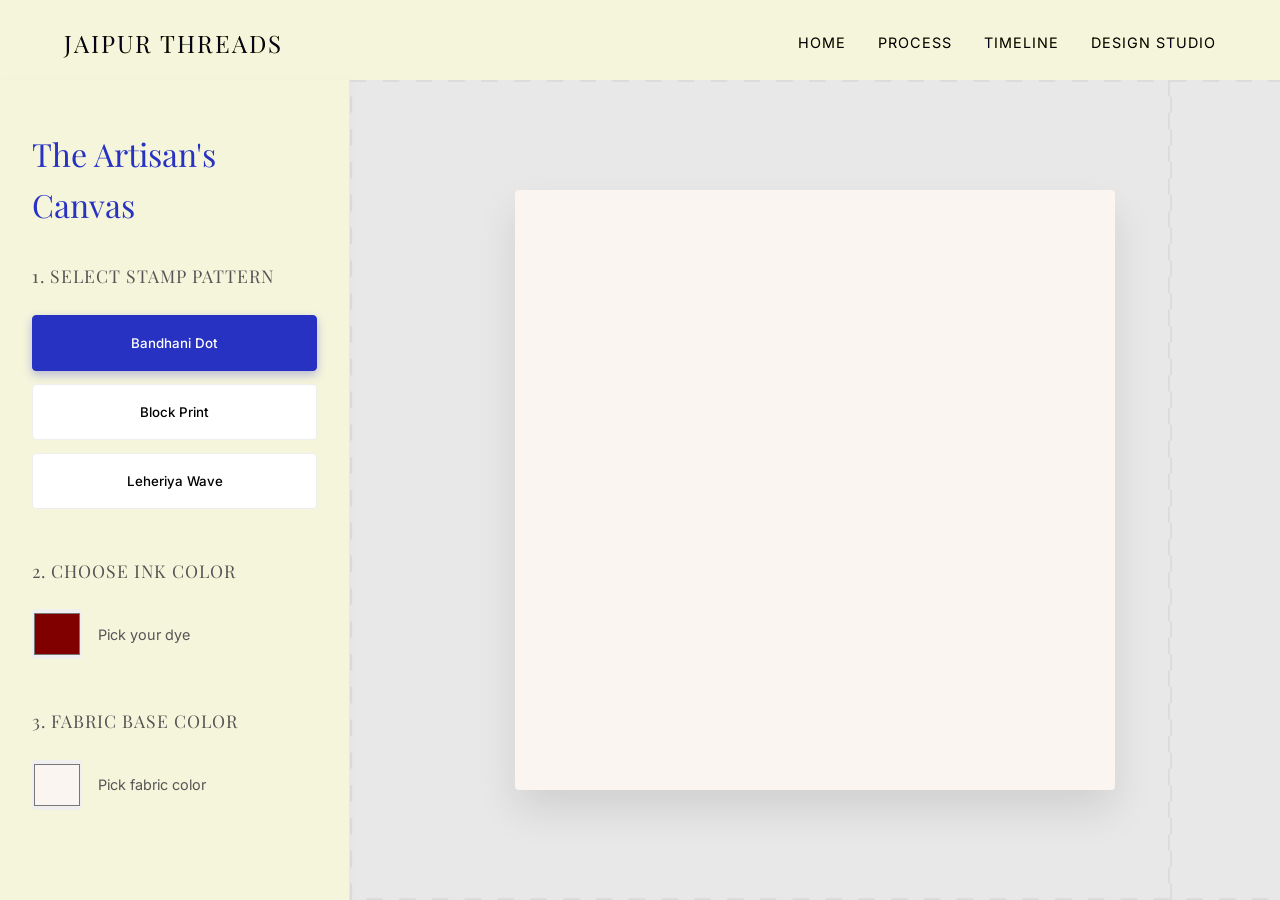
<file: design.html>
<!DOCTYPE html>
<html lang="en">

<head>
    <meta charset="UTF-8">
    <meta name="viewport" content="width=device-width, initial-scale=1.0">
    <title>Design Studio | Jaipur Textile Heritage</title>

    <link
        href="https://fonts.googleapis.com/css2?family=Inter:wght@300;400;500&family=Playfair+Display:ital,wght@0,400;0,600;1,400&display=swap"
        rel="stylesheet">
    <link rel="stylesheet" href="css/styles.css">
    <style>
        body {
            overflow: hidden;
            background: var(--color-beige);
        }

        nav {
            background: rgba(0, 0, 0, 0.8);
            padding: 1.5rem 4rem;
            pointer-events: auto;
        }
    </style>
</head>

<body>

    <nav>
        <div class="logo">JAIPUR THREADS</div>
        <ul>
            <li><a href="index.html">Home</a></li>
            <li><a href="process.html">Process</a></li>
            <li><a href="timeline.html">Timeline</a></li>
            <li><a href="design.html">Design Studio</a></li>
        </ul>
    </nav>

    <div class="design-workspace">

        <aside class="design-sidebar">
            <h2
                style="font-family: var(--font-secondary); margin-bottom: 2rem; color: var(--color-indigo); font-size: 2rem;">
                The Artisan's Canvas</h2>

            <div class="design-group">
                <h3>1. Select Stamp Pattern</h3>
                <div class="options-grid" style="grid-template-columns: 1fr; gap: 0.8rem;">
                    <button class="option-btn active" data-pattern="bandhani">Bandhani Dot</button>
                    <button class="option-btn" data-pattern="block">Block Print</button>
                    <button class="option-btn" data-pattern="leheriya">Leheriya Wave</button>
                </div>
            </div>

            <div class="design-group">
                <h3>2. Choose Ink Color</h3>
                <div style="margin-top: 1rem; display: flex; align-items: center; gap: 1rem;">
                    <input type="color" id="inkColor" value="#800000"
                        style="width: 50px; height: 50px; border: none; cursor: pointer; border-radius: 4px; padding: 0;">
                    <span style="font-size: 0.9rem; color: #555;">Pick your dye</span>
                </div>
            </div>

            <div class="design-group">
                <h3>3. Fabric Base Color</h3>
                <div style="margin-top: 1rem; display: flex; align-items: center; gap: 1rem;">
                    <input type="color" id="bgColor" value="#FAF5F0" style="width: 50px; height: 50px; border: none; cursor: pointer; border-radius: 4px; padding: 0;">
                    <span style="font-size: 0.9rem; color: #555;">Pick fabric color</span>
                </div>
            </div>

            <div class="design-group" style="margin-top: 3rem;">
                <button class="btn" id="clearBtn"
                    style="width: 100%; border-color: var(--color-theme-red); color: var(--color-theme-red); padding: 1rem; cursor: pointer; background: transparent; font-weight: 500;">Clear
                    Fabric</button>
            </div>

            <p style="font-size: 0.85rem; color: #777; margin-top: 2rem; font-style: italic; line-height: 1.5;">
                Hint: Click anywhere on the fabric canvas on the right to stamp your pattern. Try layering different
                stamps and colors!
            </p>
        </aside>

        <main class="design-main">
            <canvas id="fabricCanvas" width="600" height="600"
                style="background-color: #FAF5F0; box-shadow: 0 20px 40px rgba(0,0,0,0.1); border-radius: 4px; cursor: crosshair;"></canvas>
        </main>

    </div>

    <script>
        const canvas = document.getElementById('fabricCanvas');
        const ctx = canvas.getContext('2d');
        const patternBtns = document.querySelectorAll('.option-btn');
        const inkColorInput = document.getElementById('inkColor');
        const bgColorInput = document.getElementById('bgColor');
        const clearBtn = document.getElementById('clearBtn');

        let currentPattern = 'bandhani';

        bgColorInput.addEventListener('input', (e) => {
            canvas.style.backgroundColor = e.target.value;

        });

        patternBtns.forEach(btn => {
            btn.addEventListener('click', () => {
                document.querySelector('.option-btn.active').classList.remove('active');
                btn.classList.add('active');
                currentPattern = btn.getAttribute('data-pattern');
            });
        });

        clearBtn.addEventListener('click', () => {
            ctx.clearRect(0, 0, canvas.width, canvas.height);
        });

        function drawBandhani(x, y, color) {
            ctx.fillStyle = color;
            ctx.beginPath();
            ctx.arc(x, y, 10, 0, Math.PI * 2);
            ctx.fill();

            ctx.fillStyle = bgColorInput.value;
            ctx.beginPath();
            ctx.arc(x, y, 3, 0, Math.PI * 2);
            ctx.fill();
        }

        function drawBlock(x, y, color) {
            ctx.save();
            ctx.translate(x, y);
            ctx.fillStyle = color;

            ctx.fillRect(-15, -15, 30, 30);

            ctx.fillStyle = bgColorInput.value;
            ctx.beginPath();
            ctx.moveTo(0, -8);
            ctx.lineTo(8, 0);
            ctx.lineTo(0, 8);
            ctx.lineTo(-8, 0);
            ctx.closePath();
            ctx.fill();

            ctx.fillStyle = color;
            ctx.fillRect(-22, -22, 10, 10);
            ctx.fillRect(12, -22, 10, 10);
            ctx.fillRect(-22, 12, 10, 10);
            ctx.fillRect(12, 12, 10, 10);

            ctx.restore();
        }

        function drawLeheriya(x, y, color) {
            ctx.strokeStyle = color;
            ctx.lineWidth = 6;
            ctx.lineCap = 'round';
            ctx.beginPath();

            ctx.moveTo(x - 25, y + 25);
            ctx.bezierCurveTo(x - 10, y + 10, x - 20, y - 10, x + 25, y - 25);
            ctx.stroke();

            ctx.beginPath();
            ctx.moveTo(x - 10, y + 40);
            ctx.bezierCurveTo(x + 5, y + 25, x - 5, y + 5, x + 40, y - 10);
            ctx.stroke();
        }

        canvas.addEventListener('click', (e) => {
            const rect = canvas.getBoundingClientRect();

            const x = (e.clientX - rect.left) * (canvas.width / rect.width);
            const y = (e.clientY - rect.top) * (canvas.height / rect.height);
            const color = inkColorInput.value;

            if (currentPattern === 'bandhani') {
                drawBandhani(x, y, color);
            } else if (currentPattern === 'block') {
                drawBlock(x, y, color);
            } else if (currentPattern === 'leheriya') {
                drawLeheriya(x, y, color);
            }
        });
    </script>
</body>

</html>
</file>
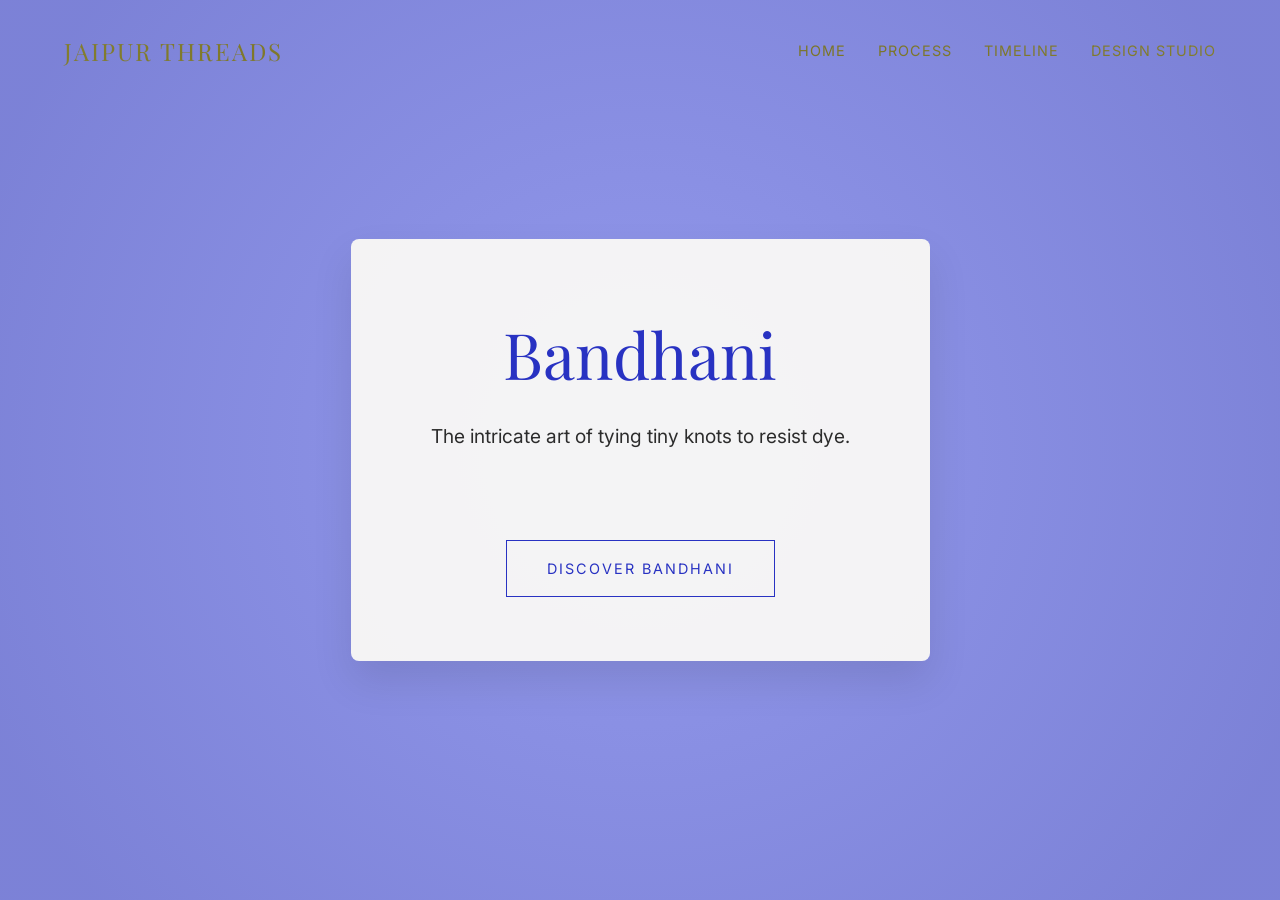
<file: process.html>
<!DOCTYPE html>
<html lang="en">
<head>
    <meta charset="UTF-8">
    <meta name="viewport" content="width=device-width, initial-scale=1.0">
    <title>Process Explorer | Jaipur Textile Heritage</title>

    <link href="https://fonts.googleapis.com/css2?family=Inter:wght@300;400;500&family=Playfair+Display:ital,wght@0,400;0,600;1,400&display=swap" rel="stylesheet">
    <link rel="stylesheet" href="css/styles.css">
    <style>

        body, html {
            overflow: hidden; 
        }
        nav {
            mix-blend-mode: exclusion;
        }
        .pattern-bg {

            background-color: var(--color-offwhite);
        }

        #sec-bandhani .pattern-bg {
            background: radial-gradient(circle, #4A55E2 10%, #2832C2 90%);
        }
        #sec-leheriya .pattern-bg {
            background: repeating-linear-gradient(45deg, #800000, #800000 20px, #A52A2A 20px, #A52A2A 40px);
        }
        #sec-bagru .pattern-bg {
            background: linear-gradient(135deg, #5C4033, #3E2723);
        }
        #sec-sanganeri .pattern-bg {
            background: linear-gradient(135deg, #E2725B, #F4A460);
        }
    </style>
</head>
<body>

    <nav>
        <div class="logo">JAIPUR THREADS</div>
        <ul>
            <li><a href="index.html">Home</a></li>
            <li><a href="process.html">Process</a></li>
            <li><a href="timeline.html">Timeline</a></li>
            <li><a href="design.html">Design Studio</a></li>
        </ul>
    </nav>

    <div class="scroll-container" id="scrollContainer">

        <section class="scroll-section" id="sec-bandhani">
            <div class="pattern-bg"></div>
            <div class="scroll-content">
                <h2 style="font-size: 4rem; color: var(--color-indigo); margin-bottom: 1rem;">Bandhani</h2>
                <p style="margin-bottom: 2.5rem; font-size: 1.2rem;">The intricate art of tying tiny knots to resist dye.</p>
                <a href="textiles/bandhani.html" class="btn">Discover Bandhani</a>
            </div>
        </section>

        <section class="scroll-section" id="sec-leheriya">
            <div class="pattern-bg"></div>
            <div class="scroll-content">
                <h2 style="font-size: 4rem; color: var(--color-maroon); margin-bottom: 1rem;">Leheriya</h2>
                <p style="margin-bottom: 2.5rem; font-size: 1.2rem;">Capturing the essence of monsoons and desert waves.</p>
                <a href="textiles/leheriya.html" class="btn">Discover Leheriya</a>
            </div>
        </section>

        <section class="scroll-section" id="sec-bagru">
            <div class="pattern-bg"></div>
            <div class="scroll-content">
                <h2 style="font-size: 4rem; color: #5C4033; margin-bottom: 1rem;">Bagru Print</h2>
                <p style="margin-bottom: 2.5rem; font-size: 1.2rem;">Mud-resist techniques and deep, earthy tones.</p>
                <a href="textiles/bagru.html" class="btn">Discover Bagru</a>
            </div>
        </section>

        <section class="scroll-section" id="sec-sanganeri">
            <div class="pattern-bg"></div>
            <div class="scroll-content">
                <h2 style="font-size: 4rem; color: #E2725B; margin-bottom: 1rem;">Sanganeri Print</h2>
                <p style="margin-bottom: 2.5rem; font-size: 1.2rem;">Delicate floral motifs stamped on pristine white cotton.</p>
                <a href="textiles/sanganeri.html" class="btn">Discover Sanganeri</a>
            </div>
        </section>

    </div>

    <script>

        const sections = document.querySelectorAll('.scroll-section');

        const observerOptions = {
            root: document.querySelector('.scroll-container'),
            threshold: 0.6
        };

        const observer = new IntersectionObserver((entries) => {
            entries.forEach(entry => {
                if (entry.isIntersecting) {
                    entry.target.classList.add('active');
                } else {
                    entry.target.classList.remove('active');
                }
            });
        }, observerOptions);

        sections.forEach(sec => observer.observe(sec));
    </script>
</body>
</html>
</file>
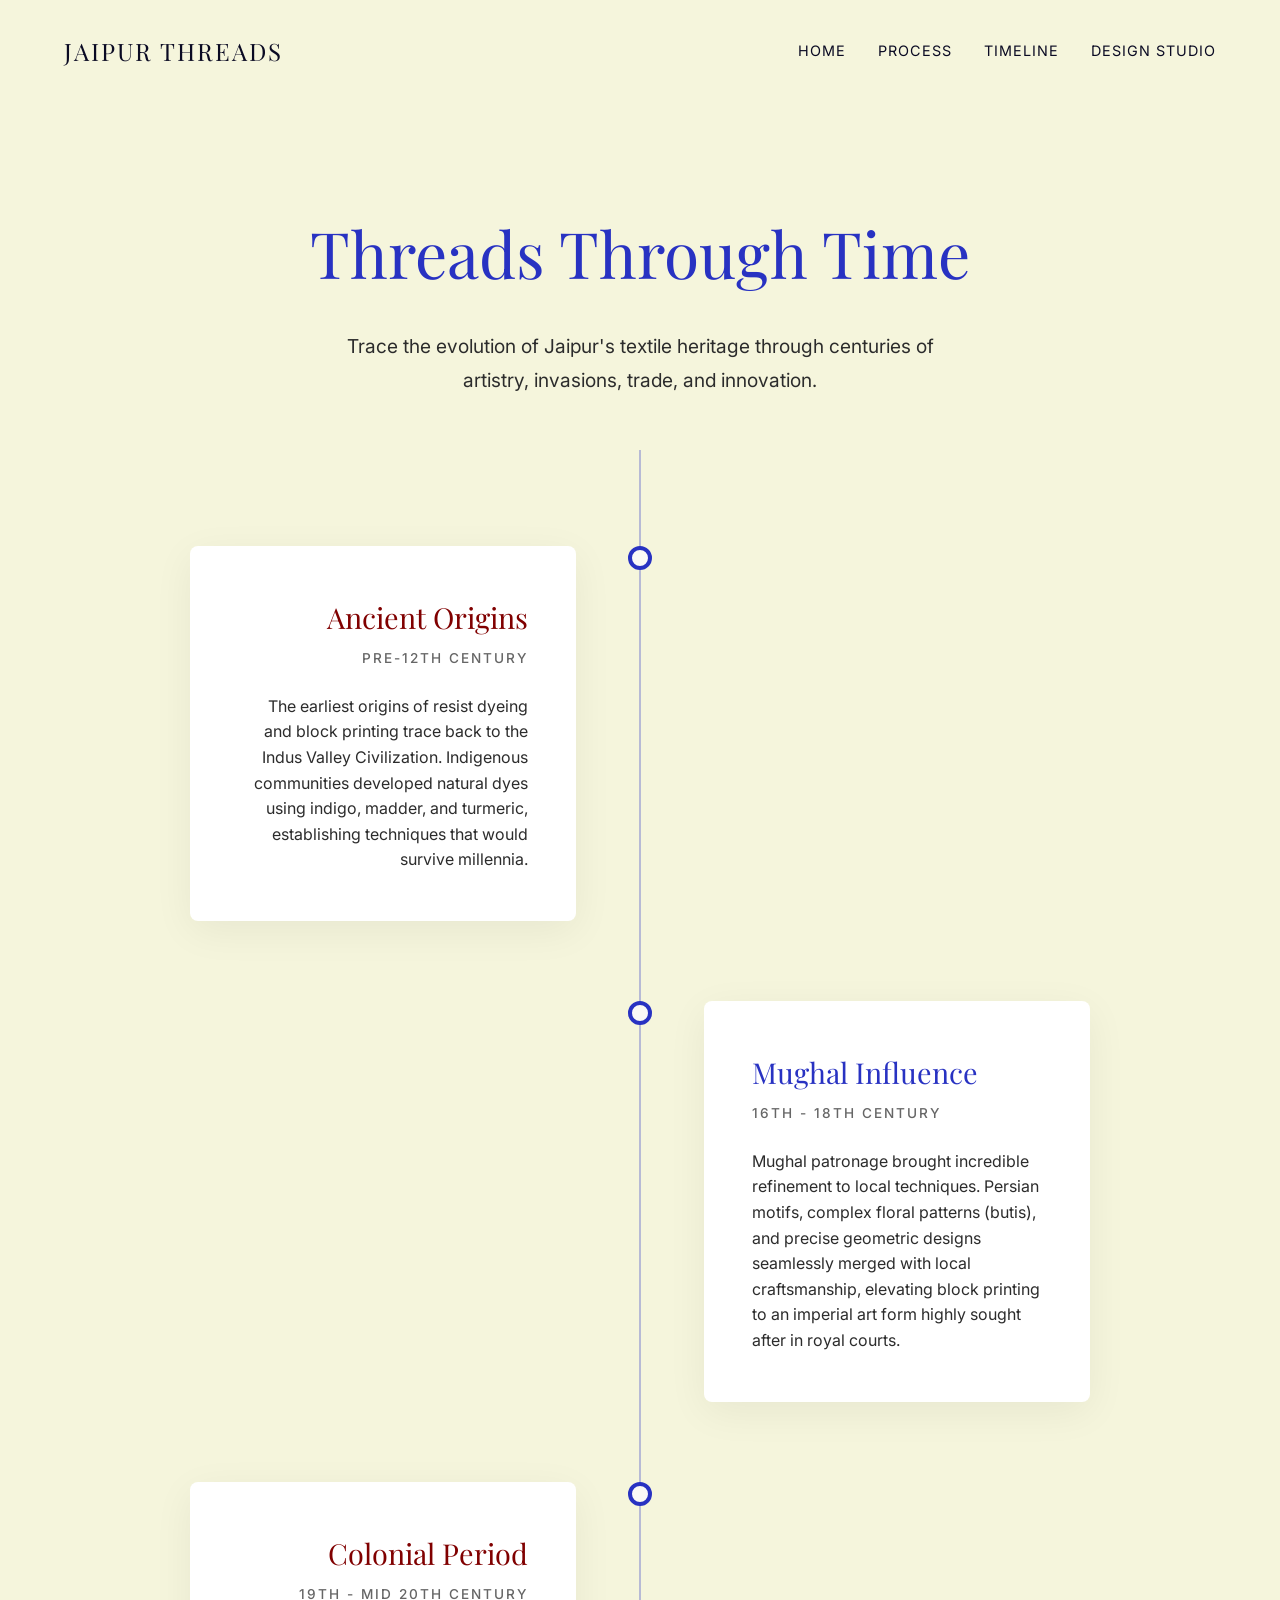
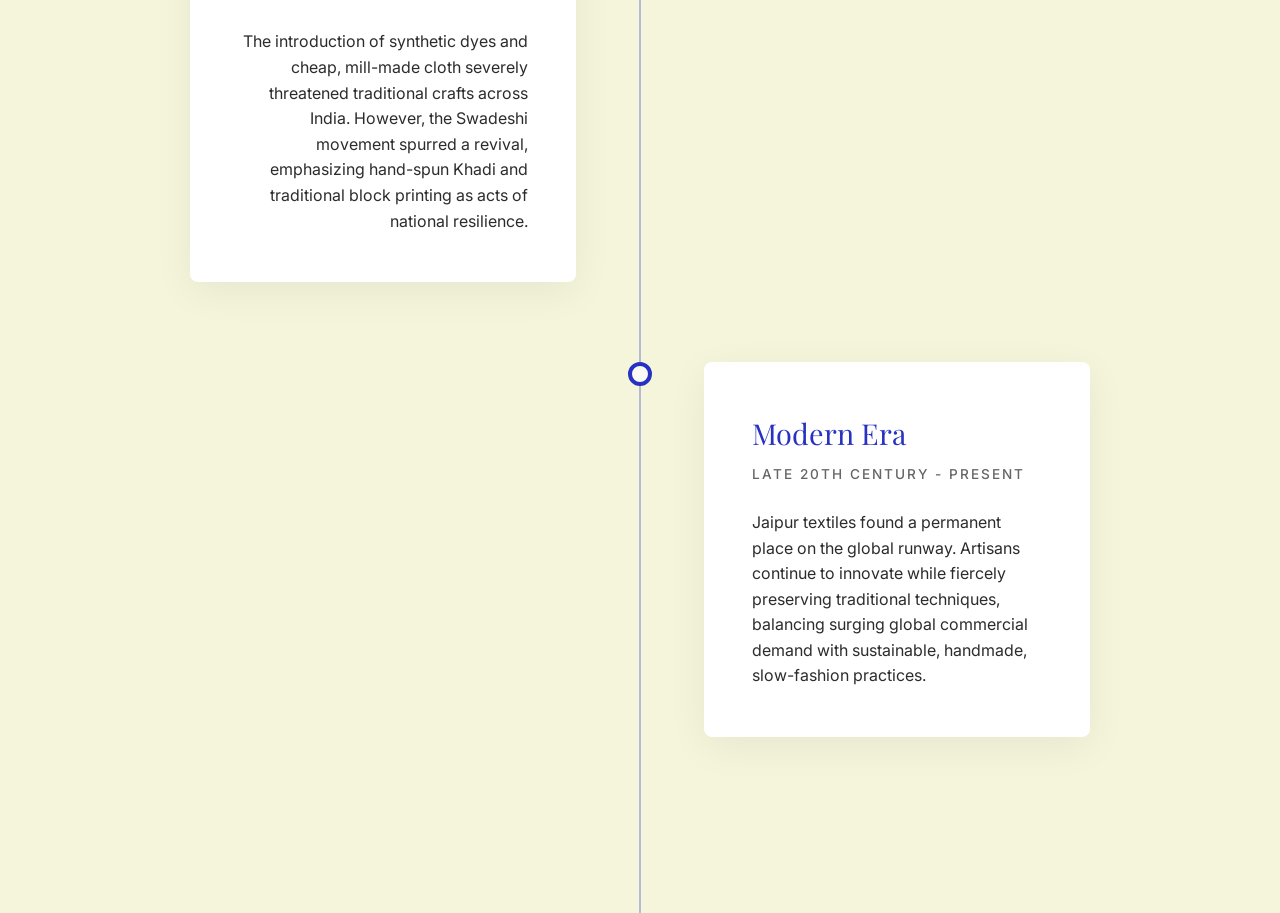
<file: timeline.html>
<!DOCTYPE html>
<html lang="en">
<head>
    <meta charset="UTF-8">
    <meta name="viewport" content="width=device-width, initial-scale=1.0">
    <title>Timeline | Jaipur Textile Heritage</title>

    <link href="https://fonts.googleapis.com/css2?family=Inter:wght@300;400;500&family=Playfair+Display:ital,wght@0,400;0,600;1,400&display=swap" rel="stylesheet">
    <link rel="stylesheet" href="css/styles.css">
    <style>
        body { background-color: var(--color-beige); }
        nav { mix-blend-mode: exclusion; color: white; }
    </style>
</head>
<body>

    <nav>
        <div class="logo">JAIPUR THREADS</div>
        <ul>
            <li><a href="index.html">Home</a></li>
            <li><a href="process.html">Process</a></li>
            <li><a href="timeline.html">Timeline</a></li>
            <li><a href="design.html">Design Studio</a></li>
        </ul>
    </nav>

    <header class="section" style="min-height: 50vh; text-align: center; padding-top: 150px; padding-bottom: 0;">
        <h1 style="font-size: 4rem; color: var(--color-indigo); margin-bottom: 1.5rem;">Threads Through Time</h1>
        <p style="font-size: 1.2rem; max-width: 600px; margin: 0 auto; line-height: 1.8;">Trace the evolution of Jaipur's textile heritage through centuries of artistry, invasions, trade, and innovation.</p>
    </header>

    <div class="timeline-container">

        <div class="timeline-item">
            <div class="timeline-dot"></div>
            <div class="timeline-content">
                <h3 style="color: var(--color-maroon); margin-bottom: 0.5rem; font-family: var(--font-secondary); font-size: 1.8rem;">Ancient Origins</h3>
                <span style="font-size: 0.85rem; letter-spacing: 2px; color: #666; display: block; margin-bottom: 1.5rem; font-weight: 500;">PRE-12TH CENTURY</span>
                <p>The earliest origins of resist dyeing and block printing trace back to the Indus Valley Civilization. Indigenous communities developed natural dyes using indigo, madder, and turmeric, establishing techniques that would survive millennia.</p>
            </div>
        </div>

        <div class="timeline-item">
            <div class="timeline-dot"></div>
            <div class="timeline-content">
                <h3 style="color: var(--color-indigo); margin-bottom: 0.5rem; font-family: var(--font-secondary); font-size: 1.8rem;">Mughal Influence</h3>
                <span style="font-size: 0.85rem; letter-spacing: 2px; color: #666; display: block; margin-bottom: 1.5rem; font-weight: 500;">16TH - 18TH CENTURY</span>
                <p>Mughal patronage brought incredible refinement to local techniques. Persian motifs, complex floral patterns (butis), and precise geometric designs seamlessly merged with local craftsmanship, elevating block printing to an imperial art form highly sought after in royal courts.</p>
            </div>
        </div>

        <div class="timeline-item">
            <div class="timeline-dot"></div>
            <div class="timeline-content">
                <h3 style="color: var(--color-maroon); margin-bottom: 0.5rem; font-family: var(--font-secondary); font-size: 1.8rem;">Colonial Period</h3>
                <span style="font-size: 0.85rem; letter-spacing: 2px; color: #666; display: block; margin-bottom: 1.5rem; font-weight: 500;">19TH - MID 20TH CENTURY</span>
                <p>The introduction of synthetic dyes and cheap, mill-made cloth severely threatened traditional crafts across India. However, the Swadeshi movement spurred a revival, emphasizing hand-spun Khadi and traditional block printing as acts of national resilience.</p>
            </div>
        </div>

        <div class="timeline-item">
            <div class="timeline-dot"></div>
            <div class="timeline-content">
                <h3 style="color: var(--color-indigo); margin-bottom: 0.5rem; font-family: var(--font-secondary); font-size: 1.8rem;">Modern Era</h3>
                <span style="font-size: 0.85rem; letter-spacing: 2px; color: #666; display: block; margin-bottom: 1.5rem; font-weight: 500;">LATE 20TH CENTURY - PRESENT</span>
                <p>Jaipur textiles found a permanent place on the global runway. Artisans continue to innovate while fiercely preserving traditional techniques, balancing surging global commercial demand with sustainable, handmade, slow-fashion practices.</p>
            </div>
        </div>

    </div>

    <script>

        const timelineItems = document.querySelectorAll('.timeline-item');

        const observer = new IntersectionObserver((entries) => {
            entries.forEach(entry => {
                if (entry.isIntersecting) {
                    entry.target.classList.add('visible');
                }
            });
        }, { threshold: 0.25 });

        timelineItems.forEach(item => observer.observe(item));
    </script>
</body>
</html>
</file>
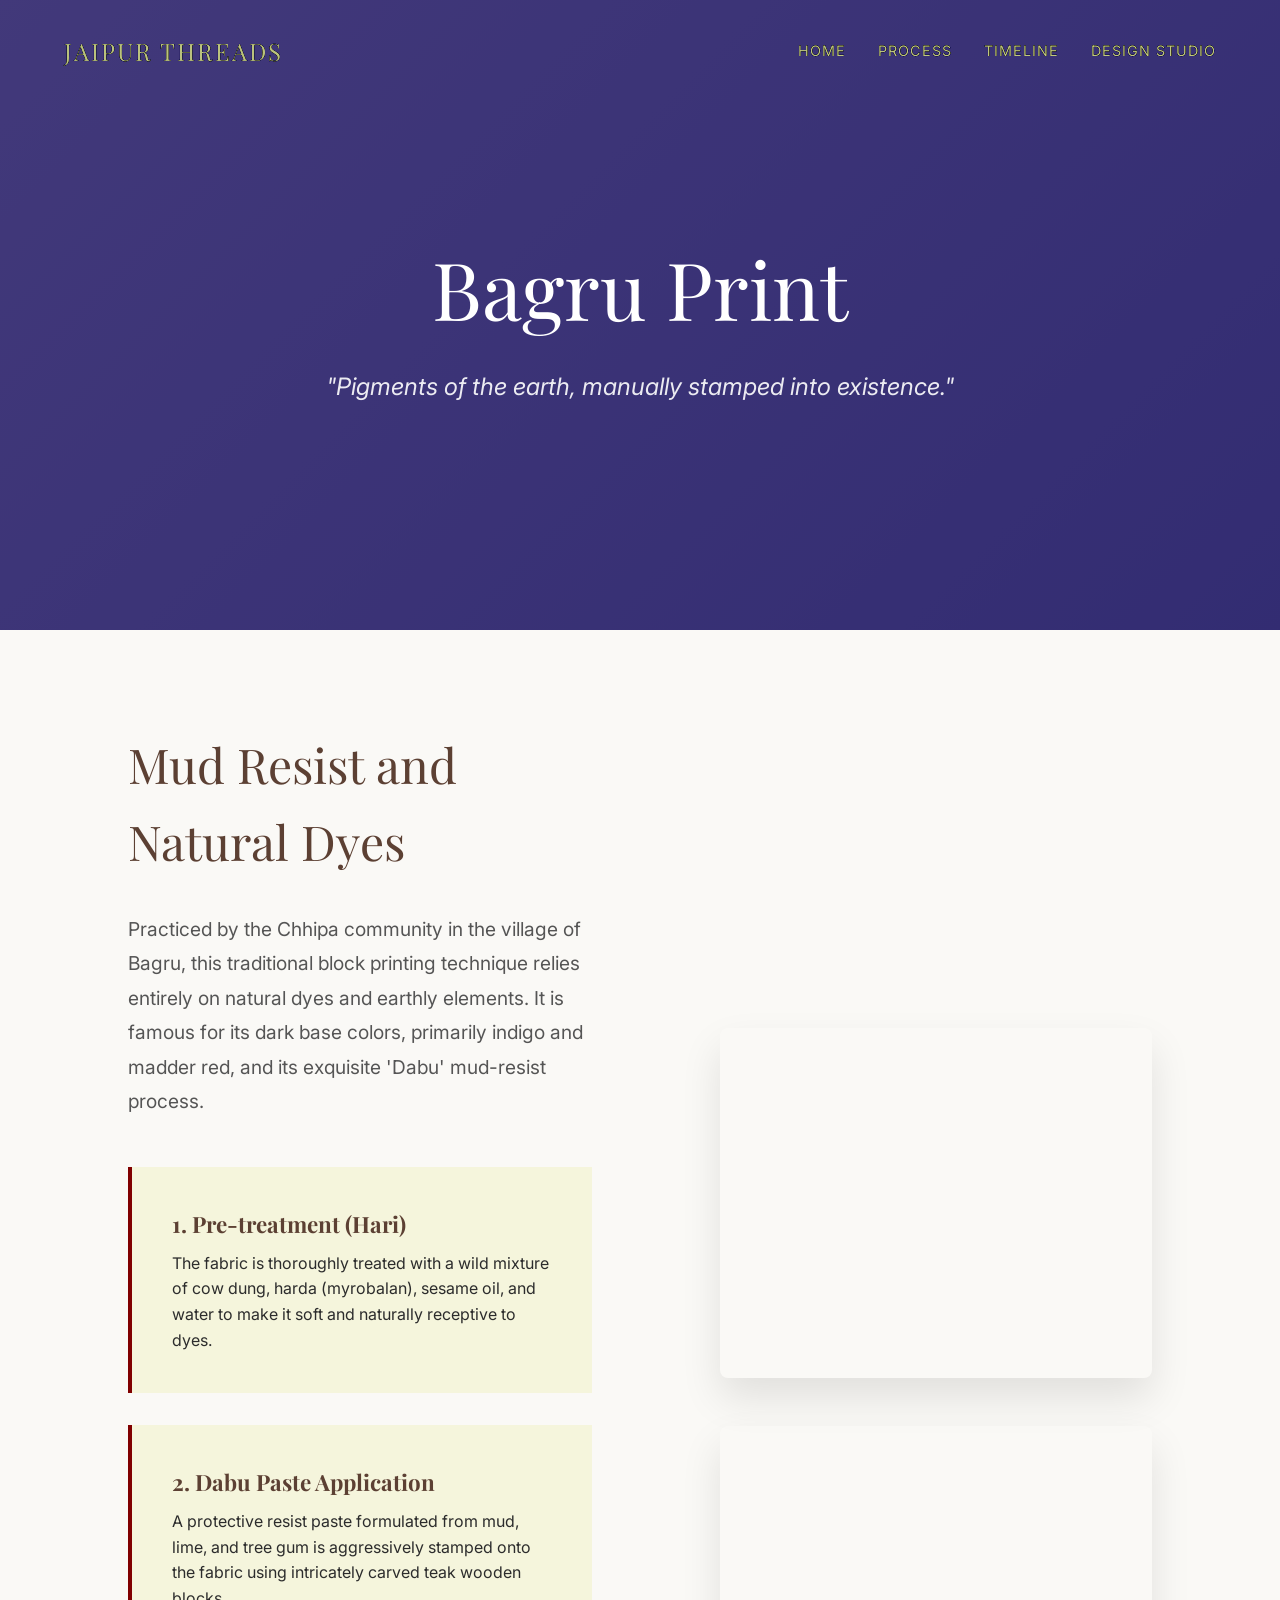
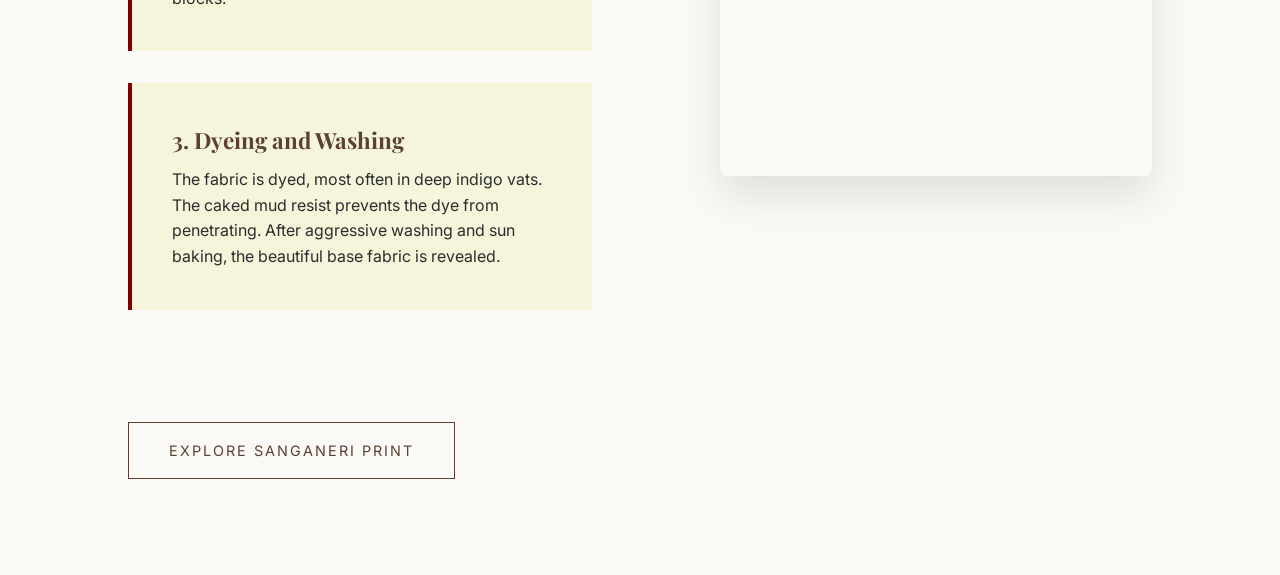
<file: textiles/bagru.html>
<!DOCTYPE html>
<html lang="en">
<head>
    <meta charset="UTF-8">
    <meta name="viewport" content="width=device-width, initial-scale=1.0">
    <title>Bagru Print | Jaipur Textile Heritage</title>

    <link href="https://fonts.googleapis.com/css2?family=Inter:wght@300;400;500&family=Playfair+Display:ital,wght@0,400;0,600;1,400&display=swap" rel="stylesheet">
    <link rel="stylesheet" href="../css/styles.css">
    <style>
        .textile-hero {
            background: linear-gradient(135deg, #5C4033, #3E2723); 
        }

        .visual-card {
            height: 350px; 
            border-radius: 8px;
            overflow: hidden;
            position: relative;
            box-shadow: 0 20px 40px rgba(0,0,0,0.1);
        }

    </style>
</head>
<body>

    <nav style="background: rgba(0,0,0,0.5); pointer-events: auto;">
        <div class="logo">JAIPUR THREADS</div>
        <ul>
            <li><a href="../index.html">Home</a></li>
            <li><a href="../process.html">Process</a></li>
            <li><a href="../timeline.html">Timeline</a></li>
            <li><a href="../design.html">Design Studio</a></li>
        </ul>
    </nav>

    <header class="textile-hero">
        <div class="textile-hero-content">
            <h1 style="font-size: 5rem; margin-bottom: 1rem; color: white;">Bagru Print</h1>
            <p style="font-size: 1.5rem; font-style: italic; max-width: 700px; margin: 0 auto; color: rgba(255,255,255,0.9);">"Pigments of the earth, manually stamped into existence."</p>
        </div>
    </header>

    <section class="textile-process">
        <div>
            <h2 style="font-size: 3rem; color: #5C4033; margin-bottom: 2rem; font-family: var(--font-secondary);">Mud Resist and Natural Dyes</h2>
            <p style="margin-bottom: 3rem; font-size: 1.2rem; line-height: 1.8; color: #555;">
                Practiced by the Chhipa community in the village of Bagru, this traditional block printing technique relies entirely on natural dyes and earthly elements. It is famous for its dark base colors, primarily indigo and madder red, and its exquisite 'Dabu' mud-resist process.
            </p>
            <ul class="process-list">
                <li>
                    <strong style="display: block; font-size: 1.4rem; color: #5C4033; font-family: var(--font-secondary); margin-bottom: 0.5rem;">1. Pre-treatment (Hari)</strong>
                    The fabric is thoroughly treated with a wild mixture of cow dung, harda (myrobalan), sesame oil, and water to make it soft and naturally receptive to dyes.
                </li>
                <li>
                    <strong style="display: block; font-size: 1.4rem; color: #5C4033; font-family: var(--font-secondary); margin-bottom: 0.5rem;">2. Dabu Paste Application</strong>
                    A protective resist paste formulated from mud, lime, and tree gum is aggressively stamped onto the fabric using intricately carved teak wooden blocks.
                </li>
                <li>
                    <strong style="display: block; font-size: 1.4rem; color: #5C4033; font-family: var(--font-secondary); margin-bottom: 0.5rem;">3. Dyeing and Washing</strong>
                    The fabric is dyed, most often in deep indigo vats. The caked mud resist prevents the dye from penetrating. After aggressive washing and sun baking, the beautiful base fabric is revealed.
                </li>
            </ul>
            <div style="margin-top: 4rem;">
                <a href="sanganeri.html" class="btn" style="border-color: #5C4033; color: #5C4033;">Explore Sanganeri Print</a>
            </div>
        </div>

        <div style="display: flex; flex-direction: column; gap: 3rem; padding-left: 2rem;">
            <div class="visual-card" style="background-image: url('https://media.assettype.com/knocksense%2Fimport%2F25594747%2Forigin.jpg'); background-size: cover; background-position: center;"></div>
            <div class="visual-card" style="background-image: url('https://www.jaipurunveiled.com/wp-content/uploads/2025/11/Bagru-Village-1-1024x683.png'); background-size: cover; background-position: center;"></div>
        </div>
    </section>

</body>
</html>
</file>
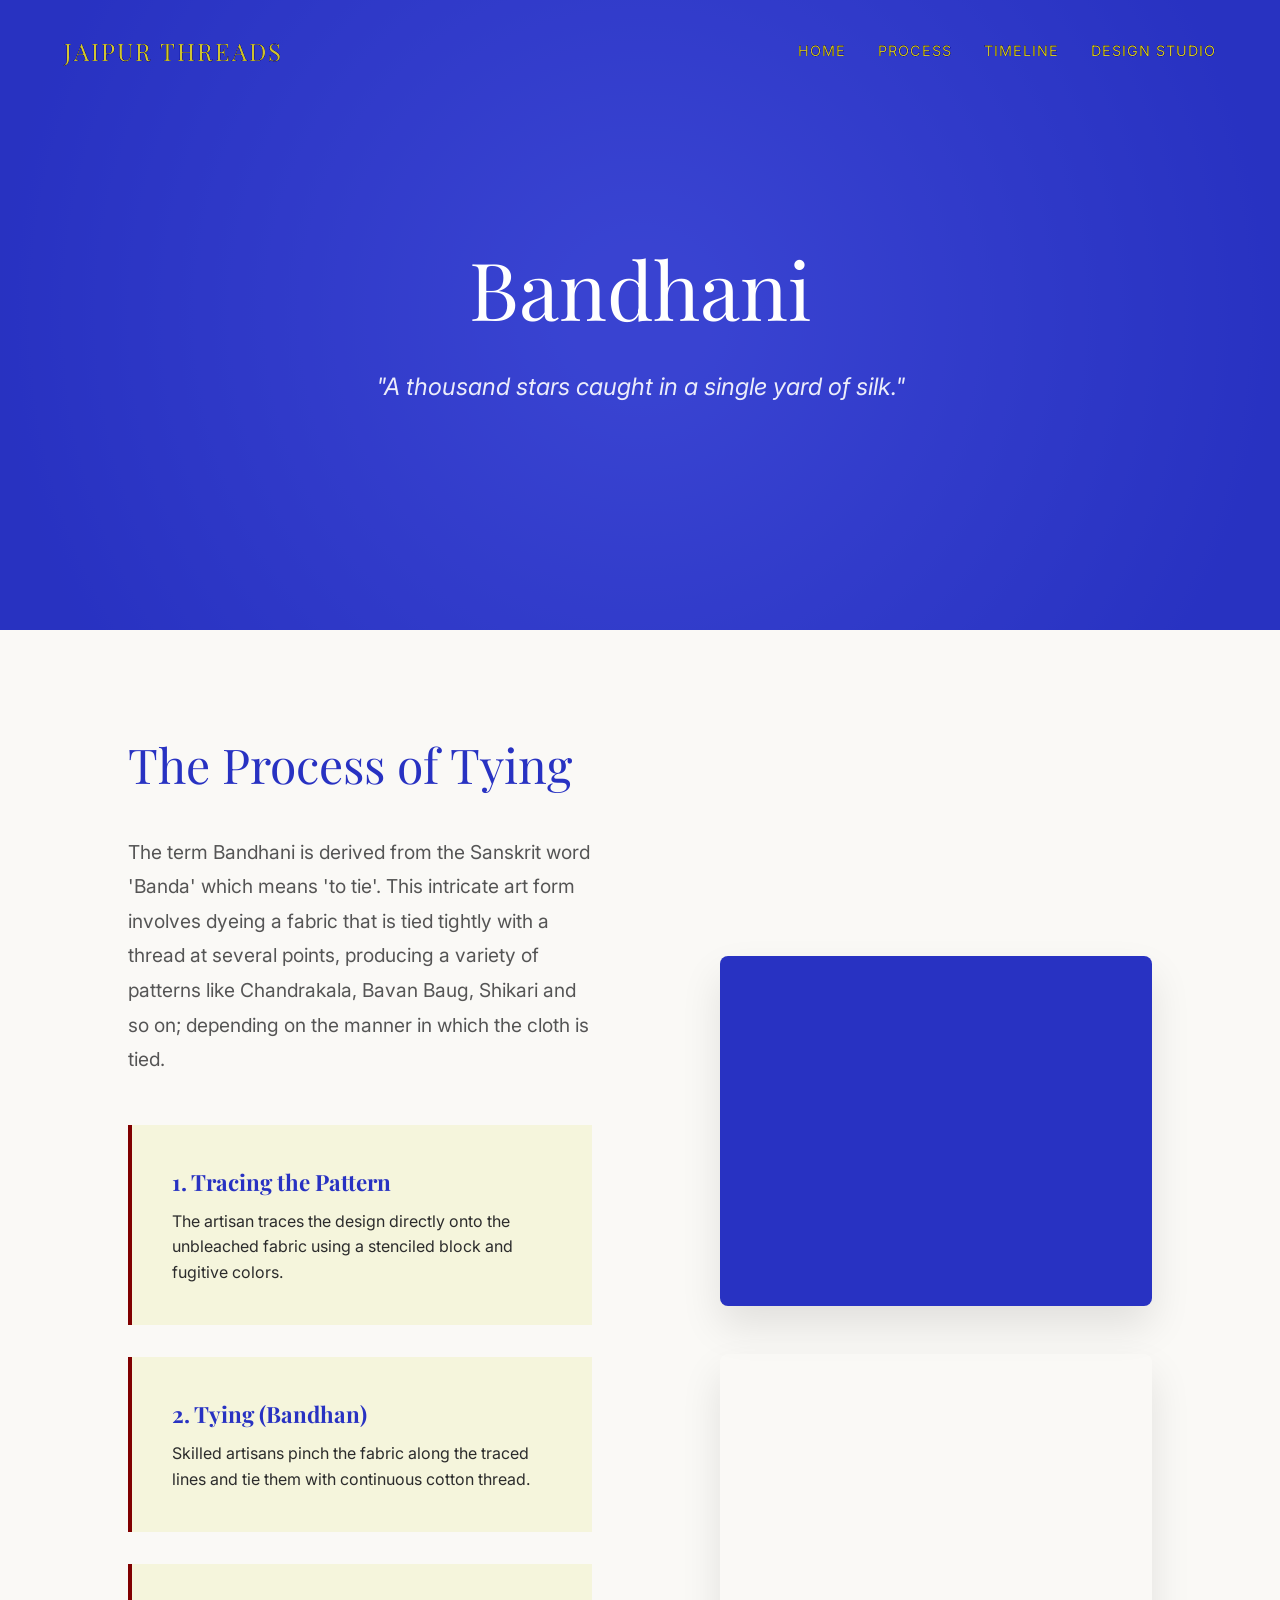
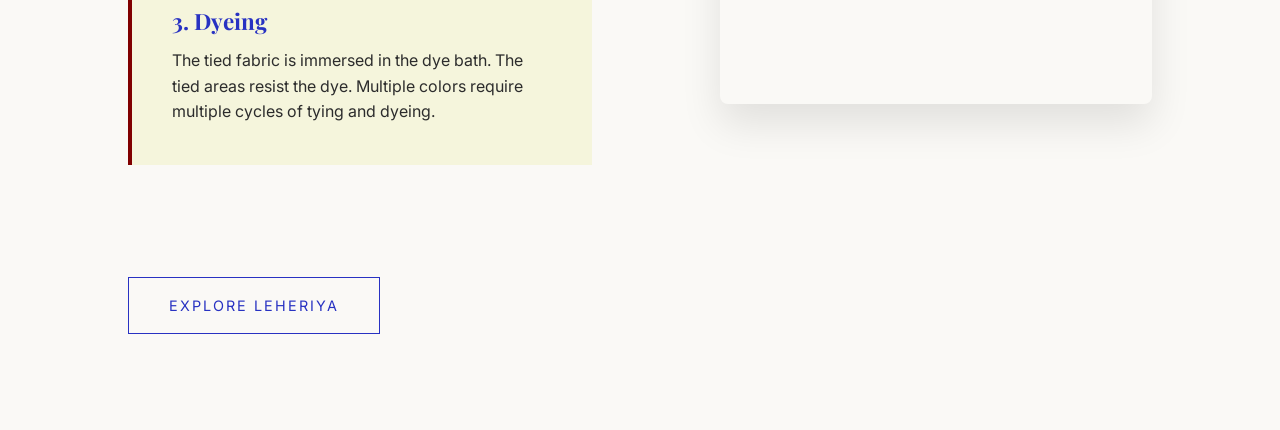
<file: textiles/bandhani.html>
<!DOCTYPE html>
<html lang="en">
<head>
    <meta charset="UTF-8">
    <meta name="viewport" content="width=device-width, initial-scale=1.0">
    <title>Bandhani | Jaipur Textile Heritage</title>

    <link href="https://fonts.googleapis.com/css2?family=Inter:wght@300;400;500&family=Playfair+Display:ital,wght@0,400;0,600;1,400&display=swap" rel="stylesheet">
    <link rel="stylesheet" href="../css/styles.css">
    <style>
        .textile-hero {
            background: radial-gradient(circle, #4A55E2 10%, #2832C2 90%); 
            background-size: cover;
            background-position: center;
        }

        .visual-card {
            height: 350px; 
            border-radius: 8px;
            overflow: hidden;
            position: relative;
            box-shadow: 0 20px 40px rgba(0,0,0,0.1);
        }

        .visual-card.pattern {
            background: #2832C2;
            background-image: url('https://cdn.shopify.com/s/files/1/0242/0765/4992/files/08_480x480.jpg?v=1677755594');
            background-size: cover;
            background-position: center;
        }

    </style>
</head>
<body>

    <nav style="background: rgba(0,0,0,0.5); pointer-events: auto;">
        <div class="logo">JAIPUR THREADS</div>
        <ul>
            <li><a href="../index.html">Home</a></li>
            <li><a href="../process.html">Process</a></li>
            <li><a href="../timeline.html">Timeline</a></li>
            <li><a href="../design.html">Design Studio</a></li>
        </ul>
    </nav>

    <header class="textile-hero">
        <div class="textile-hero-content">
            <h1 style="font-size: 5rem; margin-bottom: 1rem; color: white;">Bandhani</h1>
            <p style="font-size: 1.5rem; font-style: italic; max-width: 700px; margin: 0 auto; color: rgba(255,255,255,0.9);">"A thousand stars caught in a single yard of silk."</p>
        </div>
    </header>

    <section class="textile-process">
        <div>
            <h2 style="font-size: 3rem; color: var(--color-indigo); margin-bottom: 2rem; font-family: var(--font-secondary);">The Process of Tying</h2>
            <p style="margin-bottom: 3rem; font-size: 1.2rem; line-height: 1.8; color: #555;">
                The term Bandhani is derived from the Sanskrit word 'Banda' which means 'to tie'. This intricate art form involves dyeing a fabric that is tied tightly with a thread at several points, producing a variety of patterns like Chandrakala, Bavan Baug, Shikari and so on; depending on the manner in which the cloth is tied.
            </p>
            <ul class="process-list">
                <li>
                    <strong style="display: block; font-size: 1.4rem; color: var(--color-indigo); font-family: var(--font-secondary); margin-bottom: 0.5rem;">1. Tracing the Pattern</strong>
                    The artisan traces the design directly onto the unbleached fabric using a stenciled block and fugitive colors.
                </li>
                <li>
                    <strong style="display: block; font-size: 1.4rem; color: var(--color-indigo); font-family: var(--font-secondary); margin-bottom: 0.5rem;">2. Tying (Bandhan)</strong>
                    Skilled artisans pinch the fabric along the traced lines and tie them with continuous cotton thread.
                </li>
                <li>
                    <strong style="display: block; font-size: 1.4rem; color: var(--color-indigo); font-family: var(--font-secondary); margin-bottom: 0.5rem;">3. Dyeing</strong>
                    The tied fabric is immersed in the dye bath. The tied areas resist the dye. Multiple colors require multiple cycles of tying and dyeing.
                </li>
            </ul>
            <div style="margin-top: 4rem;">
                <a href="leheriya.html" class="btn">Explore Leheriya</a>
            </div>
        </div>

        <div style="display: flex; flex-direction: column; gap: 3rem; padding-left: 2rem;">
            <div class="visual-card pattern"></div>
            <div class="visual-card" style="background-image: url('https://www.sindhoipatola.in/cdn/shop/articles/bandhani-the-art-of-tie-dye-380546.jpg?v=1743405692&width=2048'); background-size: cover; background-position: center;"></div>
        </div>
    </section>

</body>
</html>
</file>
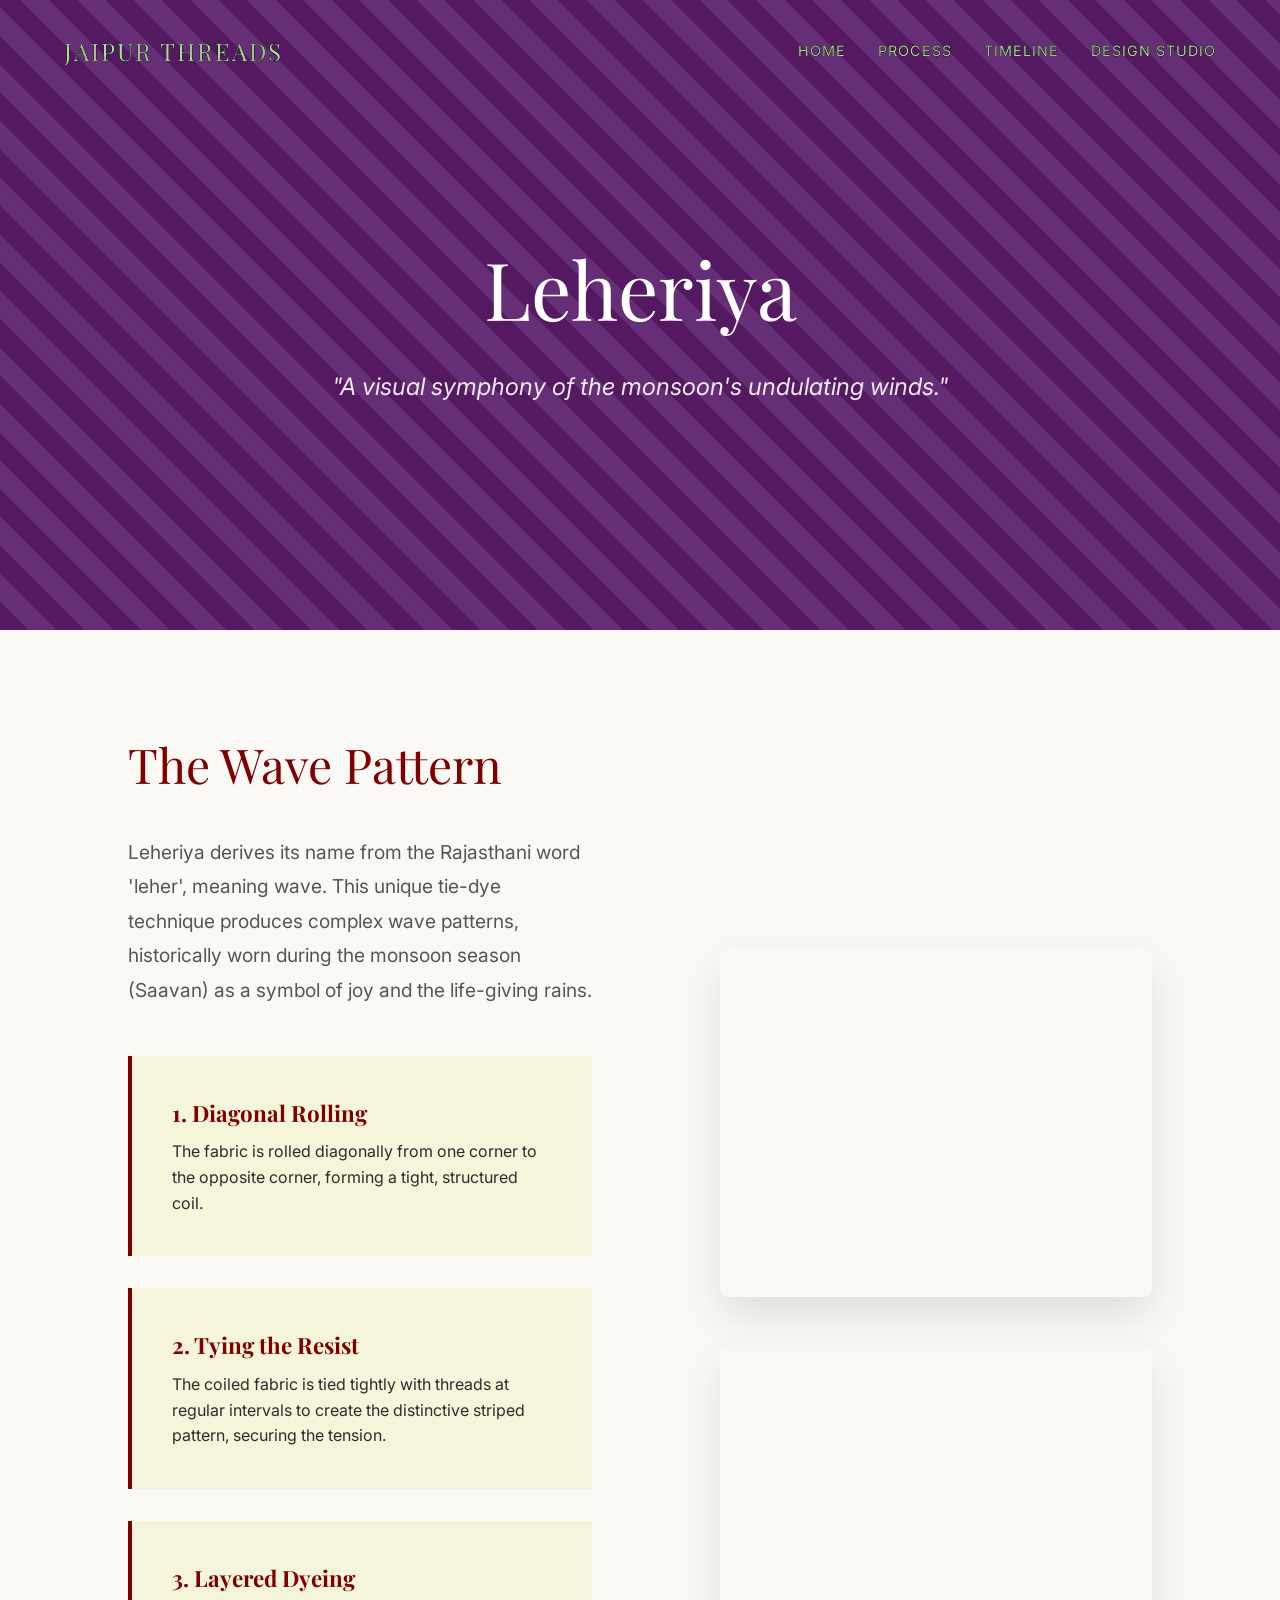
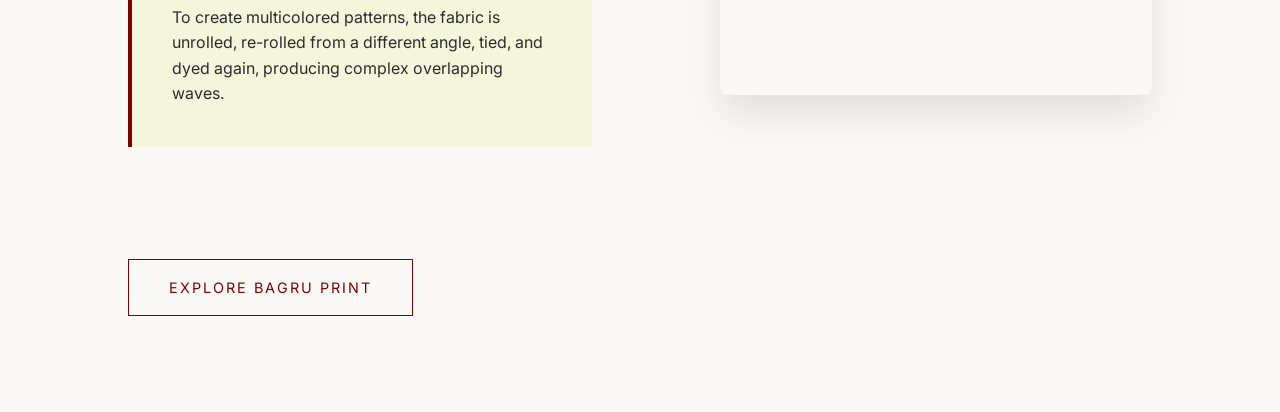
<file: textiles/leheriya.html>
<!DOCTYPE html>
<html lang="en">
<head>
    <meta charset="UTF-8">
    <meta name="viewport" content="width=device-width, initial-scale=1.0">
    <title>Leheriya | Jaipur Textile Heritage</title>

    <link href="https://fonts.googleapis.com/css2?family=Inter:wght@300;400;500&family=Playfair+Display:ital,wght@0,400;0,600;1,400&display=swap" rel="stylesheet">
    <link rel="stylesheet" href="../css/styles.css">
    <style>
        .textile-hero {
            background: repeating-linear-gradient(45deg, #800000, #800000 20px, #A52A2A 20px, #A52A2A 40px); 
        }

        .visual-card {
            height: 350px; 
            border-radius: 8px;
            overflow: hidden;
            position: relative;
            box-shadow: 0 20px 40px rgba(0,0,0,0.1);
        }

    </style>
</head>
<body>

    <nav style="background: rgba(0,0,0,0.5); pointer-events: auto;">
        <div class="logo">JAIPUR THREADS</div>
        <ul>
            <li><a href="../index.html">Home</a></li>
            <li><a href="../process.html">Process</a></li>
            <li><a href="../timeline.html">Timeline</a></li>
            <li><a href="../design.html">Design Studio</a></li>
        </ul>
    </nav>

    <header class="textile-hero">
        <div class="textile-hero-content">
            <h1 style="font-size: 5rem; margin-bottom: 1rem; color: white;">Leheriya</h1>
            <p style="font-size: 1.5rem; font-style: italic; max-width: 700px; margin: 0 auto; color: rgba(255,255,255,0.9);">"A visual symphony of the monsoon's undulating winds."</p>
        </div>
    </header>

    <section class="textile-process">
        <div>
            <h2 style="font-size: 3rem; color: var(--color-maroon); margin-bottom: 2rem; font-family: var(--font-secondary);">The Wave Pattern</h2>
            <p style="margin-bottom: 3rem; font-size: 1.2rem; line-height: 1.8; color: #555;">
                Leheriya derives its name from the Rajasthani word 'leher', meaning wave. This unique tie-dye technique produces complex wave patterns, historically worn during the monsoon season (Saavan) as a symbol of joy and the life-giving rains.
            </p>
            <ul class="process-list">
                <li>
                    <strong style="display: block; font-size: 1.4rem; color: var(--color-maroon); font-family: var(--font-secondary); margin-bottom: 0.5rem;">1. Diagonal Rolling</strong>
                    The fabric is rolled diagonally from one corner to the opposite corner, forming a tight, structured coil.
                </li>
                <li>
                    <strong style="display: block; font-size: 1.4rem; color: var(--color-maroon); font-family: var(--font-secondary); margin-bottom: 0.5rem;">2. Tying the Resist</strong>
                    The coiled fabric is tied tightly with threads at regular intervals to create the distinctive striped pattern, securing the tension.
                </li>
                <li>
                    <strong style="display: block; font-size: 1.4rem; color: var(--color-maroon); font-family: var(--font-secondary); margin-bottom: 0.5rem;">3. Layered Dyeing</strong>
                    To create multicolored patterns, the fabric is unrolled, re-rolled from a different angle, tied, and dyed again, producing complex overlapping waves.
                </li>
            </ul>
            <div style="margin-top: 4rem;">
                <a href="bagru.html" class="btn" style="border-color: var(--color-maroon); color: var(--color-maroon);">Explore Bagru Print</a>
            </div>
        </div>

        <div style="display: flex; flex-direction: column; gap: 3rem; padding-left: 2rem;">
            <div class="visual-card" style="background-image: url('https://www.utsavpedia.com/wp-content/uploads/2013/07/Leheria-Print-Turban.jpg'); background-size: cover; background-position: center;"></div>
            <div class="visual-card" style="background-image: url('https://cdn.shopify.com/s/files/1/1150/2764/files/3_5c895561-b485-41c0-84e6-581becafe078_1024x1024.jpg?v=1658988316'); background-size: cover; background-position: center;"></div>
        </div>
    </section>

</body>
</html>
</file>
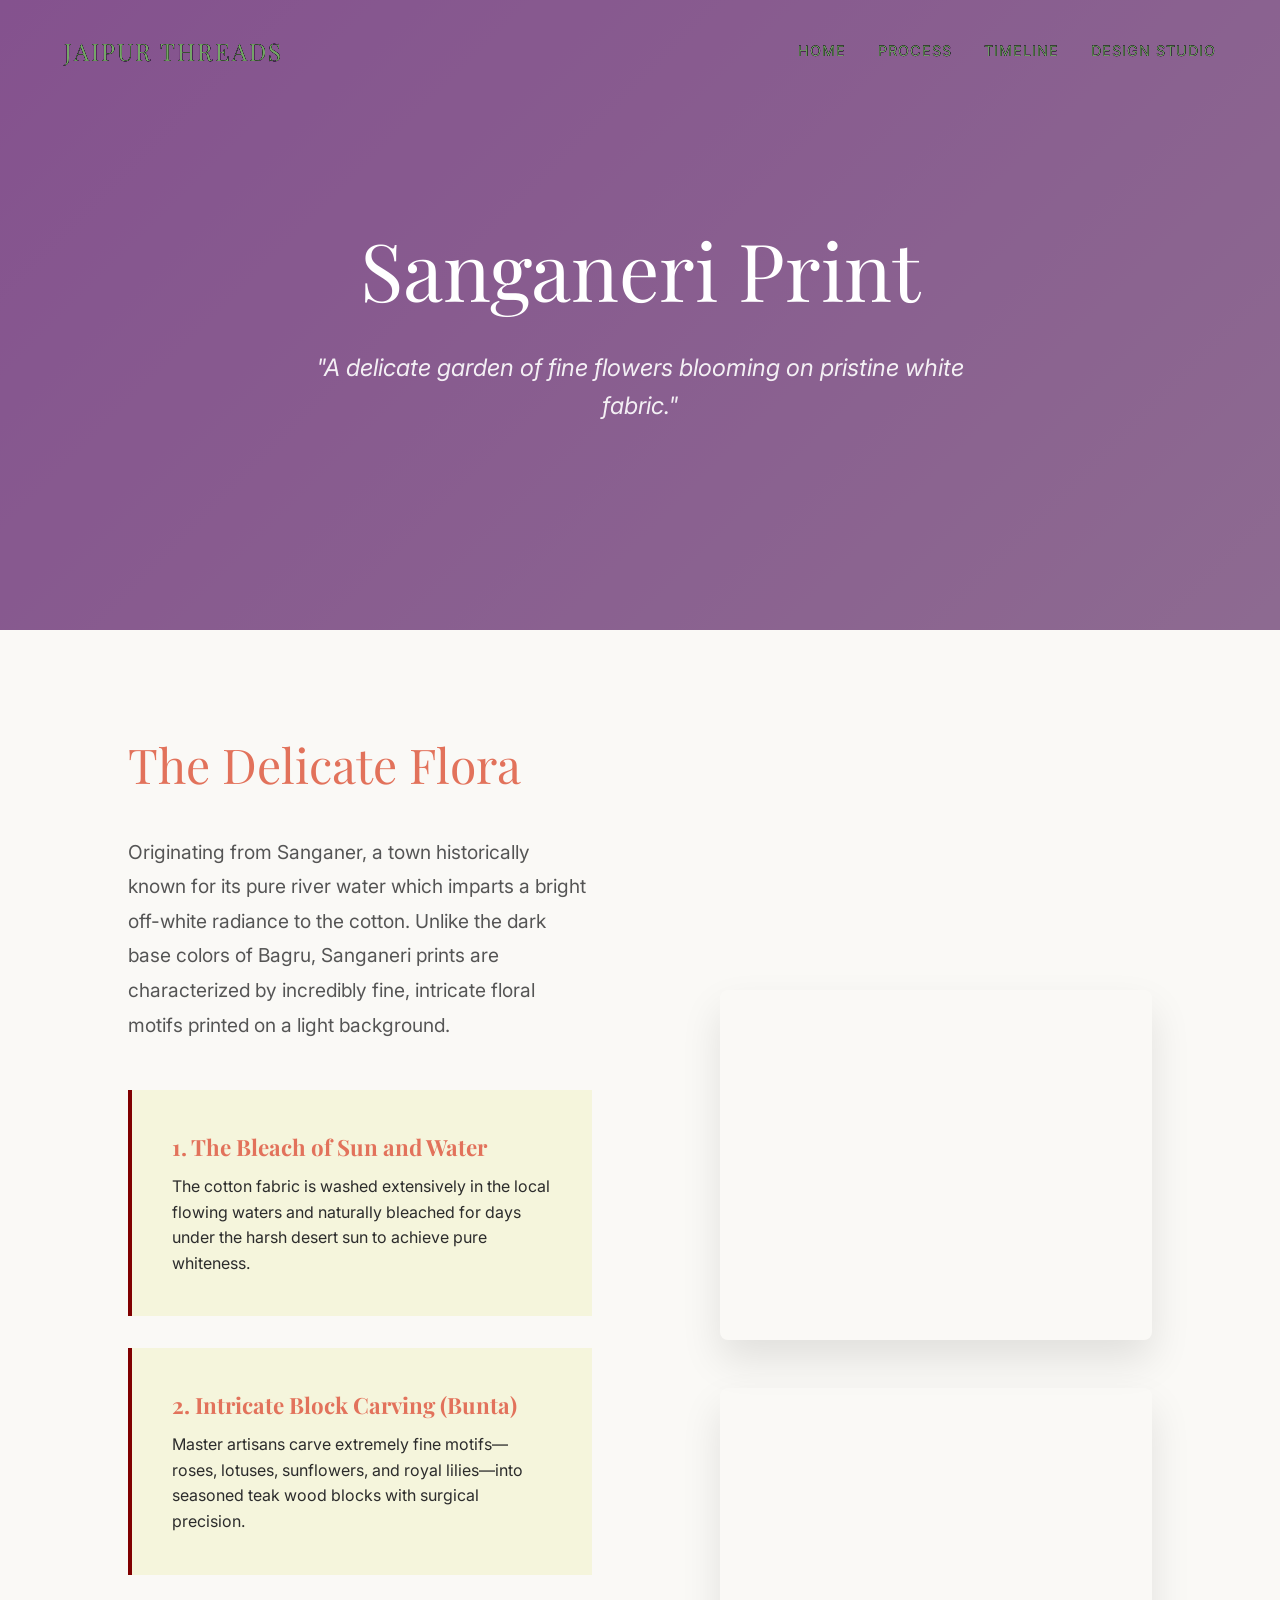
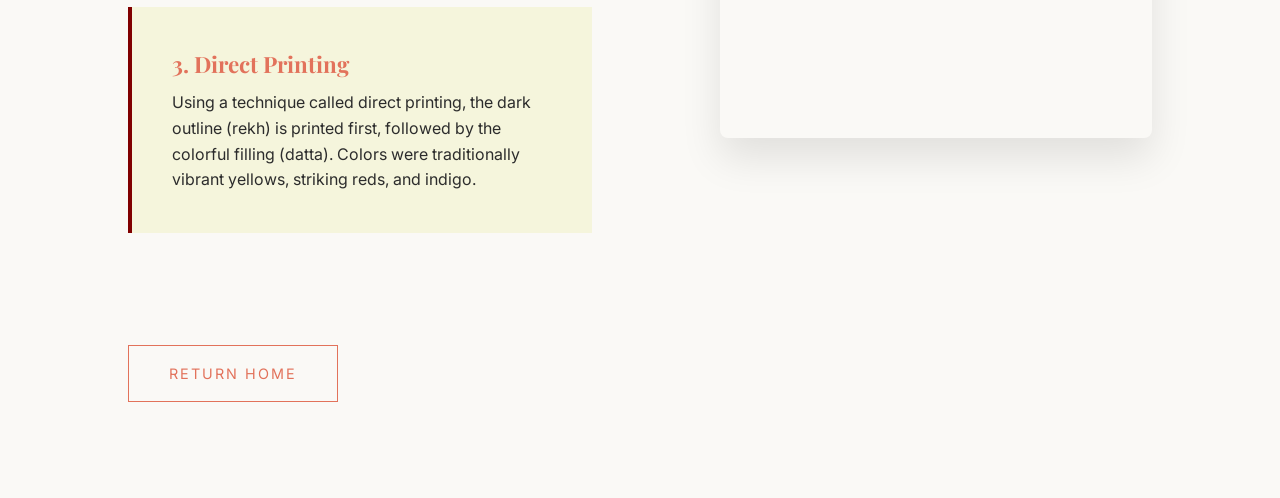
<file: textiles/sanganeri.html>
<!DOCTYPE html>
<html lang="en">
<head>
    <meta charset="UTF-8">
    <meta name="viewport" content="width=device-width, initial-scale=1.0">
    <title>Sanganeri Print | Jaipur Textile Heritage</title>

    <link href="https://fonts.googleapis.com/css2?family=Inter:wght@300;400;500&family=Playfair+Display:ital,wght@0,400;0,600;1,400&display=swap" rel="stylesheet">
    <link rel="stylesheet" href="../css/styles.css">
    <style>
        .textile-hero {
            background: linear-gradient(135deg, #E2725B, #F4A460); 
        }

        .visual-card {
            height: 350px; 
            border-radius: 8px;
            overflow: hidden;
            position: relative;
            box-shadow: 0 20px 40px rgba(0,0,0,0.1);
        }

    </style>
</head>
<body>

    <nav style="background: rgba(0,0,0,0.5); pointer-events: auto;">
        <div class="logo">JAIPUR THREADS</div>
        <ul>
            <li><a href="../index.html">Home</a></li>
            <li><a href="../process.html">Process</a></li>
            <li><a href="../timeline.html">Timeline</a></li>
            <li><a href="../design.html">Design Studio</a></li>
        </ul>
    </nav>

    <header class="textile-hero">
        <div class="textile-hero-content">
            <h1 style="font-size: 5rem; margin-bottom: 1rem; color: white;">Sanganeri Print</h1>
            <p style="font-size: 1.5rem; font-style: italic; max-width: 700px; margin: 0 auto; color: rgba(255,255,255,0.9);">"A delicate garden of fine flowers blooming on pristine white fabric."</p>
        </div>
    </header>

    <section class="textile-process">
        <div>
            <h2 style="font-size: 3rem; color: #E2725B; margin-bottom: 2rem; font-family: var(--font-secondary);">The Delicate Flora</h2>
            <p style="margin-bottom: 3rem; font-size: 1.2rem; line-height: 1.8; color: #555;">
                Originating from Sanganer, a town historically known for its pure river water which imparts a bright off-white radiance to the cotton. Unlike the dark base colors of Bagru, Sanganeri prints are characterized by incredibly fine, intricate floral motifs printed on a light background.
            </p>
            <ul class="process-list">
                <li>
                    <strong style="display: block; font-size: 1.4rem; color: #E2725B; font-family: var(--font-secondary); margin-bottom: 0.5rem;">1. The Bleach of Sun and Water</strong>
                    The cotton fabric is washed extensively in the local flowing waters and naturally bleached for days under the harsh desert sun to achieve pure whiteness.
                </li>
                <li>
                    <strong style="display: block; font-size: 1.4rem; color: #E2725B; font-family: var(--font-secondary); margin-bottom: 0.5rem;">2. Intricate Block Carving (Bunta)</strong>
                    Master artisans carve extremely fine motifs—roses, lotuses, sunflowers, and royal lilies—into seasoned teak wood blocks with surgical precision.
                </li>
                <li>
                    <strong style="display: block; font-size: 1.4rem; color: #E2725B; font-family: var(--font-secondary); margin-bottom: 0.5rem;">3. Direct Printing</strong>
                    Using a technique called direct printing, the dark outline (rekh) is printed first, followed by the colorful filling (datta). Colors were traditionally vibrant yellows, striking reds, and indigo.
                </li>
            </ul>
            <div style="margin-top: 4rem;">
                <a href="../index.html" class="btn" style="border-color: #E2725B; color: #E2725B;">Return Home</a>
            </div>
        </div>

        <div style="display: flex; flex-direction: column; gap: 3rem; padding-left: 2rem;">
            <div class="visual-card" style="background-image: url('https://cdn.shopify.com/s/files/1/0641/4450/7125/files/I8_480x480.webp?v=1720093002'); background-size: cover; background-position: center;"></div>
            <div class="visual-card" style="background-image: url('https://itokri.com/cdn/shop/files/Sanganer-hand-block-printing.webp'); background-size: cover; background-position: center;"></div>
        </div>
    </section>

</body>
</html>
</file>
<file: css/styles.css>
:root {
  --color-beige: #F5F5DC;
  --color-offwhite: #FAF9F6;
  --color-indigo: #2832C2;
  --color-maroon: #800000;
  --color-theme-red: #A0001C;
  --color-text-dark: #2C2C2C;
  --color-text-light: #F0F0F0;

  --font-primary: 'Inter', sans-serif;
  --font-secondary: 'Playfair Display', serif;

  --transition-slow: 0.8s cubic-bezier(0.25, 0.46, 0.45, 0.94);
  --transition-med: 0.4s ease-in-out;
}

* {
  margin: 0;
  padding: 0;
  box-sizing: border-box;
}

body {
  font-family: var(--font-primary);
  background-color: var(--color-offwhite);
  color: var(--color-text-dark);
  line-height: 1.6;
  overflow-x: hidden;
}

h1, h2, h3, h4 {
  font-family: var(--font-secondary);
  font-weight: 400;
  color: var(--color-theme-red);
}

.animate-title {
  opacity: 0;
  transform: translateY(30px);
  transition: opacity 1s cubic-bezier(0.25, 0.46, 0.45, 0.94), transform 1s cubic-bezier(0.25, 0.46, 0.45, 0.94);
}

.animate-title.visible {
  opacity: 1;
  transform: translateY(0);
}

a {
  text-decoration: none;
  color: inherit;
}

nav {
  position: fixed;
  top: 0;
  width: 100%;
  padding: 2rem 4rem;
  display: flex;
  justify-content: space-between;
  align-items: center;
  z-index: 100;
  mix-blend-mode: difference;
  color: var(--color-offwhite);
  pointer-events: none; 
}

nav * {
  pointer-events: auto; 
}

nav .logo {
  font-family: var(--font-secondary);
  font-size: 1.5rem;
  letter-spacing: 2px;
}

nav ul {
  list-style: none;
  display: flex;
  gap: 2rem;
}

nav ul li a {
  font-size: 0.9rem;
  text-transform: uppercase;
  letter-spacing: 1px;
  position: relative;
}

nav ul li a::after {
  content: '';
  position: absolute;
  width: 0;
  height: 1px;
  bottom: -4px;
  left: 0;
  background-color: currentColor;
  transition: width var(--transition-med);
}

nav ul li a:hover::after {
  width: 100%;
}

.section {
  min-height: 100vh;
  padding: 6rem 4rem;
  display: flex;
  flex-direction: column;
  justify-content: center;
  position: relative;
}

.hero {
  height: 100vh;
  display: flex;
  align-items: center;
  justify-content: center;
  text-align: center;
  position: relative;
  background-color: var(--color-theme-red);
  background-size: cover;
  background-position: center;
}

.hero::before {
  content: '';
  position: absolute;
  top: 0;
  left: 0;
  width: 100%;
  height: 100%;
  background: rgba(160, 0, 28, 0.2); 
  z-index: 1;
}

.hero-content {
  position: relative;
  z-index: 2;
  max-width: 800px;
}

.hero h1 {
  font-size: 4.5rem;
  color: var(--color-offwhite);
  margin-bottom: 1rem;
  opacity: 0;
  transform: translateY(30px);
  animation: fadeUp 1.2s forwards 0.5s;
}

.hero p {
  font-size: 1.2rem;
  color: var(--color-offwhite);
  opacity: 0;
  transform: translateY(20px);
  animation: fadeUp 1.2s forwards 1s;
}

@keyframes fadeUp {
  to {
    opacity: 1;
    transform: translateY(0);
  }
}

.intro {
  text-align: center;
  max-width: 800px;
  margin: 0 auto;
}

.intro h2 {
  font-size: 2.5rem;
  color: var(--color-theme-red);
  margin-bottom: 2rem;
}

.intro p {
  font-size: 1.1rem;
  margin-bottom: 1.5rem;
  opacity: 0.9;
}

.map-section {
  text-align: center;
}

.map-container {
  display: flex;
  justify-content: center;
  margin-top: 3rem;
  position: relative;
  height: 400px;
}

.map-blob {
  width: 600px;
  height: 400px;
  background: var(--color-beige);
  border-radius: 50% 50% 40% 60% / 60% 40% 50% 50%;
  position: relative;
  box-shadow: inset 0 0 50px rgba(0,0,0,0.05);
  transition: border-radius 8s ease-in-out infinite alternate;
}

.map-blob:hover {
  border-radius: 40% 60% 50% 50% / 50% 50% 60% 40%;
}

.map-point {
  position: absolute;
  width: 15px;
  height: 15px;
  background: var(--color-maroon);
  border-radius: 50%;
  cursor: pointer;
  transition: transform var(--transition-med);
}

.map-point::after {
  content: '';
  position: absolute;
  top: -6px;
  left: -6px;
  right: -6px;
  bottom: -6px;
  border: 1px solid var(--color-maroon);
  border-radius: 50%;
  opacity: 0;
  animation: pulse 2s infinite;
}

@keyframes pulse {
  0% { transform: scale(1); opacity: 0.5; }
  100% { transform: scale(2.5); opacity: 0; }
}

.map-point:hover {
  transform: scale(1.5);
  z-index: 20;
}

.map-point.sanganer { top: 40%; left: 60%; }
.map-point.bagru { top: 60%; left: 35%; }

.map-tooltip {
  position: absolute;
  bottom: 25px; 
  left: 50%;
  transform: translateX(-50%) translateY(10px);
  background: #ffffff;
  color: var(--color-text-dark);
  padding: 0.6rem 1rem;
  width: max-content;
  max-width: 220px;
  border-radius: 6px;
  opacity: 0;
  pointer-events: none;
  transition: opacity var(--transition-med), transform var(--transition-med);
  font-size: 0.85rem;
  z-index: 10;
  box-shadow: 0 3px 10px rgba(0,0,0,0.12);
  text-align: center;
}

.map-tooltip .tooltip-title {
  display: block;
  font-family: var(--font-secondary);
  font-size: 1.1rem;
  font-weight: 600;
  color: var(--color-theme-red);
  margin-bottom: 0.2rem;
}

.map-point:hover .map-tooltip {
  opacity: 1;
  transform: translateX(-50%) translateY(0);
}

.textile-preview {
  display: grid;
  grid-template-columns: repeat(4, 1fr);
  gap: 2rem;
  padding: 0 4rem;
  width: 100%;
}

.card {
  height: 450px;
  position: relative;
  overflow: hidden;
  cursor: pointer;
  border-radius: 8px;
  background-color: #1a1a1a; 
}

.card-bg {
  position: absolute;
  top: 0;
  left: 0;
  width: 100%;
  height: 100%;
  background-size: cover;
  background-position: center;
  transition: transform var(--transition-slow), opacity var(--transition-slow);
}

.card:hover .card-bg {
  transform: scale(1.08); 
  opacity: 0.35; 
}

.card-content {
  position: absolute;
  bottom: 0;
  left: 0;
  width: 100%;
  padding: 2rem;
  background: linear-gradient(transparent, rgba(0,0,0,0.85));
  color: var(--color-offwhite);
  transform: translateY(40px);
  transition: transform var(--transition-slow);
}

.card:hover .card-content {
  transform: translateY(0);
}

.card h3 {
  font-size: 1.8rem;
  color: var(--color-offwhite);
  margin-bottom: 0.5rem;
  transition: transform var(--transition-slow);
}

.card:hover h3 {
  transform: translateY(-5px);
}

.card p {
  font-size: 0.95rem;
  opacity: 0;
  transform: translateY(10px);
  transition: opacity var(--transition-slow), transform var(--transition-slow);
  transition-delay: 0.1s;
}

.card:hover p {
  opacity: 1;
  transform: translateY(0);
}

.process-preview {
  text-align: center;
  background-color: var(--color-beige);
}

.process-steps {
  display: flex;
  justify-content: center;
  align-items: center;
  gap: 3rem;
  margin-top: 4rem;
}

.step {
  display: flex;
  flex-direction: column;
  align-items: center;
  gap: 1.5rem;
  cursor: pointer;
  padding: 1rem;
}

.step-icon {
  width: 90px;
  height: 90px;
  border-radius: 50%;
  background: var(--color-offwhite);
  display: flex;
  align-items: center;
  justify-content: center;
  border: 1px solid var(--color-maroon);
  color: var(--color-maroon);
  font-size: 2.2rem;
  transition: all var(--transition-med);
  box-shadow: 0 5px 15px rgba(0,0,0,0.05);
}

.step:hover .step-icon {
  background: var(--color-maroon);
  color: var(--color-offwhite);
  transform: translateY(-10px);
  box-shadow: 0 15px 25px rgba(128, 0, 0, 0.2);
}

.step span {
  font-family: var(--font-secondary);
  font-size: 1.2rem;
  opacity: 0.8;
  transition: opacity var(--transition-med);
}

.step:hover span {
  opacity: 1;
}

.step-line {
  width: 80px;
  height: 1px;
  background: var(--color-maroon);
  opacity: 0.5;
}

.btn {
  display: inline-block;
  padding: 1rem 2.5rem;
  margin-top: 3rem;
  border: 1px solid var(--color-indigo);
  color: var(--color-indigo);
  text-transform: uppercase;
  letter-spacing: 2px;
  font-size: 0.9rem;
  transition: all var(--transition-med);
  background: transparent;
  cursor: pointer;
}

.btn:hover {
  background: var(--color-indigo);
  color: var(--color-offwhite);
}

.scroll-container {
  height: 100vh;
  overflow-y: scroll;
  scroll-snap-type: y mandatory;
  scroll-behavior: smooth;
}

.scroll-section {
  height: 100vh;
  scroll-snap-align: start;
  display: flex;
  align-items: center;
  justify-content: center;
  position: relative;
  overflow: hidden;
}

.pattern-bg {
  position: absolute;
  top: 0;
  left: 0;
  width: 100%;
  height: 100%;
  background-size: cover;
  background-position: center;
  opacity: 0;
  transform: scale(1.1);
  transition: opacity 1.5s ease, transform 2s ease;
}

.scroll-section.active .pattern-bg {
  opacity: 0.6;
  transform: scale(1);
}

.scroll-content {
  position: relative;
  z-index: 2;
  text-align: center;
  background: rgba(250, 249, 246, 0.95);
  padding: 4rem 5rem;
  border-radius: 8px;
  box-shadow: 0 20px 40px rgba(0,0,0,0.1);
  opacity: 0;
  transform: translateY(40px);
  transition: opacity 1s ease 0.8s, transform 1s ease 0.8s;
}

.scroll-section.active .scroll-content {
  opacity: 1;
  transform: translateY(0);
}

.textile-hero {
  height: 70vh;
  display: flex;
  align-items: center;
  justify-content: center;
  text-align: center;
  color: var(--color-offwhite);
  position: relative;
  background-size: cover;
  background-position: center;
}

.textile-hero::after {
  content: '';
  position: absolute;
  top: 0;
  left: 0;
  width: 100%;
  height: 100%;
  background: rgba(40, 50, 194, 0.5); 
  z-index: 1;
}

.textile-hero-content {
  position: relative;
  z-index: 2;
  padding: 2rem;
}

.textile-process {
  display: grid;
  grid-template-columns: 1fr 1fr;
  gap: 6rem;
  padding: 6rem 8rem;
  align-items: center;
}

.process-list {
  list-style: none;
}

.process-list li {
  margin-bottom: 2rem;
  padding: 2.5rem;
  background: var(--color-beige);
  border-left: 4px solid var(--color-maroon);
  transition: transform var(--transition-med), box-shadow var(--transition-med);
  opacity: 0;
  transform: translateY(20px);
  animation: fadeUpItem 0.8s forwards;
}

.process-list li:nth-child(2) { animation-delay: 0.2s; }
.process-list li:nth-child(3) { animation-delay: 0.4s; }

@keyframes fadeUpItem {
  to {
    opacity: 1;
    transform: translateY(0);
  }
}

.process-list li:hover {
  transform: translateX(10px) !important;
  box-shadow: 0 10px 20px rgba(0,0,0,0.05);
}

.timeline-container {
  max-width: 900px;
  margin: 0 auto;
  position: relative;
  padding: 6rem 0;
}

.timeline-container::before {
  content: '';
  position: absolute;
  top: 0;
  left: 50%;
  transform: translateX(-50%);
  width: 2px;
  height: 100%;
  background: rgba(40, 50, 194, 0.3);
}

.timeline-item {
  margin-bottom: 5rem;
  position: relative;
  width: 50%;
}

.timeline-item:nth-child(odd) {
  left: 0;
  padding-right: 4rem;
  text-align: right;
}

.timeline-item:nth-child(even) {
  left: 50%;
  padding-left: 4rem;
}

.timeline-dot {
  position: absolute;
  top: 0;
  width: 24px;
  height: 24px;
  background: var(--color-offwhite);
  border: 4px solid var(--color-indigo);
  border-radius: 50%;
  z-index: 2;
  transition: transform var(--transition-med);
}

.timeline-item:hover .timeline-dot {
  transform: scale(1.3);
  background: var(--color-indigo);
}

.timeline-item:nth-child(odd) .timeline-dot {
  right: -12px;
}

.timeline-item:nth-child(even) .timeline-dot {
  left: -12px;
}

.timeline-content {
  background: white;
  padding: 3rem;
  border-radius: 8px;
  box-shadow: 0 10px 40px rgba(0,0,0,0.06);
  opacity: 0;
  transform: translateY(40px);
  transition: all 1s cubic-bezier(0.25, 0.46, 0.45, 0.94);
}

.timeline-item.visible .timeline-content {
  opacity: 1;
  transform: translateY(0);
}

.design-workspace {
  display: flex;
  height: 100vh;
  padding-top: 80px;
}

.design-sidebar {
  width: 350px;
  background: var(--color-beige);
  padding: 3rem 2rem;
  height: 100%;
  overflow-y: auto;
  border-right: 1px solid rgba(0,0,0,0.05);
  box-shadow: 2px 0 10px rgba(0,0,0,0.02);
  z-index: 10;
}

.design-main {
  flex: 1;
  display: flex;
  align-items: center;
  justify-content: center;
  background: #E8E8E8; 
  padding: 2rem;
  position: relative;
}

.design-main::before {
  content: '';
  position: absolute;
  top: 0; left: 0; width: 100%; height: 100%;
  background: url('data:image/svg+xml;utf8,<svg opacity="0.05" xmlns="http://www.w3.org/2000/svg" viewBox="0 0 100 100"><rect width="100" height="100" fill="none" stroke="%23000" stroke-width="0.5" stroke-dasharray="2,2"/></svg>');
  pointer-events: none;
}

.fabric-preview {
  width: 100%;
  max-width: 650px;
  height: 75vh;
  background-color: var(--color-offwhite);
  box-shadow: 0 30px 60px rgba(0,0,0,0.15);
  position: relative;
  overflow: hidden;
  border-radius: 4px;
}

.pattern-layer, .color-layer {
  position: absolute;
  top: 0;
  left: 0;
  width: 100%;
  height: 100%;
  mix-blend-mode: multiply;
  transition: all 0.8s ease;
}

.design-group {
  margin-bottom: 3rem;
}

.design-group h3 {
  margin-bottom: 1.5rem;
  font-size: 1.1rem;
  text-transform: uppercase;
  letter-spacing: 1px;
  color: #555;
}

.options-grid {
  display: grid;
  grid-template-columns: repeat(2, 1fr);
  gap: 1rem;
}

.option-btn {
  padding: 1.2rem 1rem;
  background: white;
  border: 1px solid #eee;
  cursor: pointer;
  text-align: center;
  transition: all var(--transition-med);
  border-radius: 4px;
  font-family: var(--font-primary);
  font-weight: 500;
}

.option-btn:hover {
  border-color: var(--color-indigo);
  transform: translateY(-2px);
}

.option-btn.active {
  background: var(--color-indigo);
  color: white;
  border-color: var(--color-indigo);
  box-shadow: 0 4px 10px rgba(40, 50, 194, 0.3);
}

.color-options {
  display: flex;
  gap: 1.2rem;
  flex-wrap: wrap;
}

.color-btn {
  width: 45px;
  height: 45px;
  border-radius: 50%;
  border: 2px solid white;
  cursor: pointer;
  transition: transform var(--transition-med), box-shadow var(--transition-med);
  box-shadow: 0 2px 5px rgba(0,0,0,0.1);
}

.color-btn:hover {
  transform: scale(1.15);
}

.color-btn.active {
  transform: scale(1.15);
  box-shadow: 0 0 0 2px var(--color-indigo);
}
</file>
